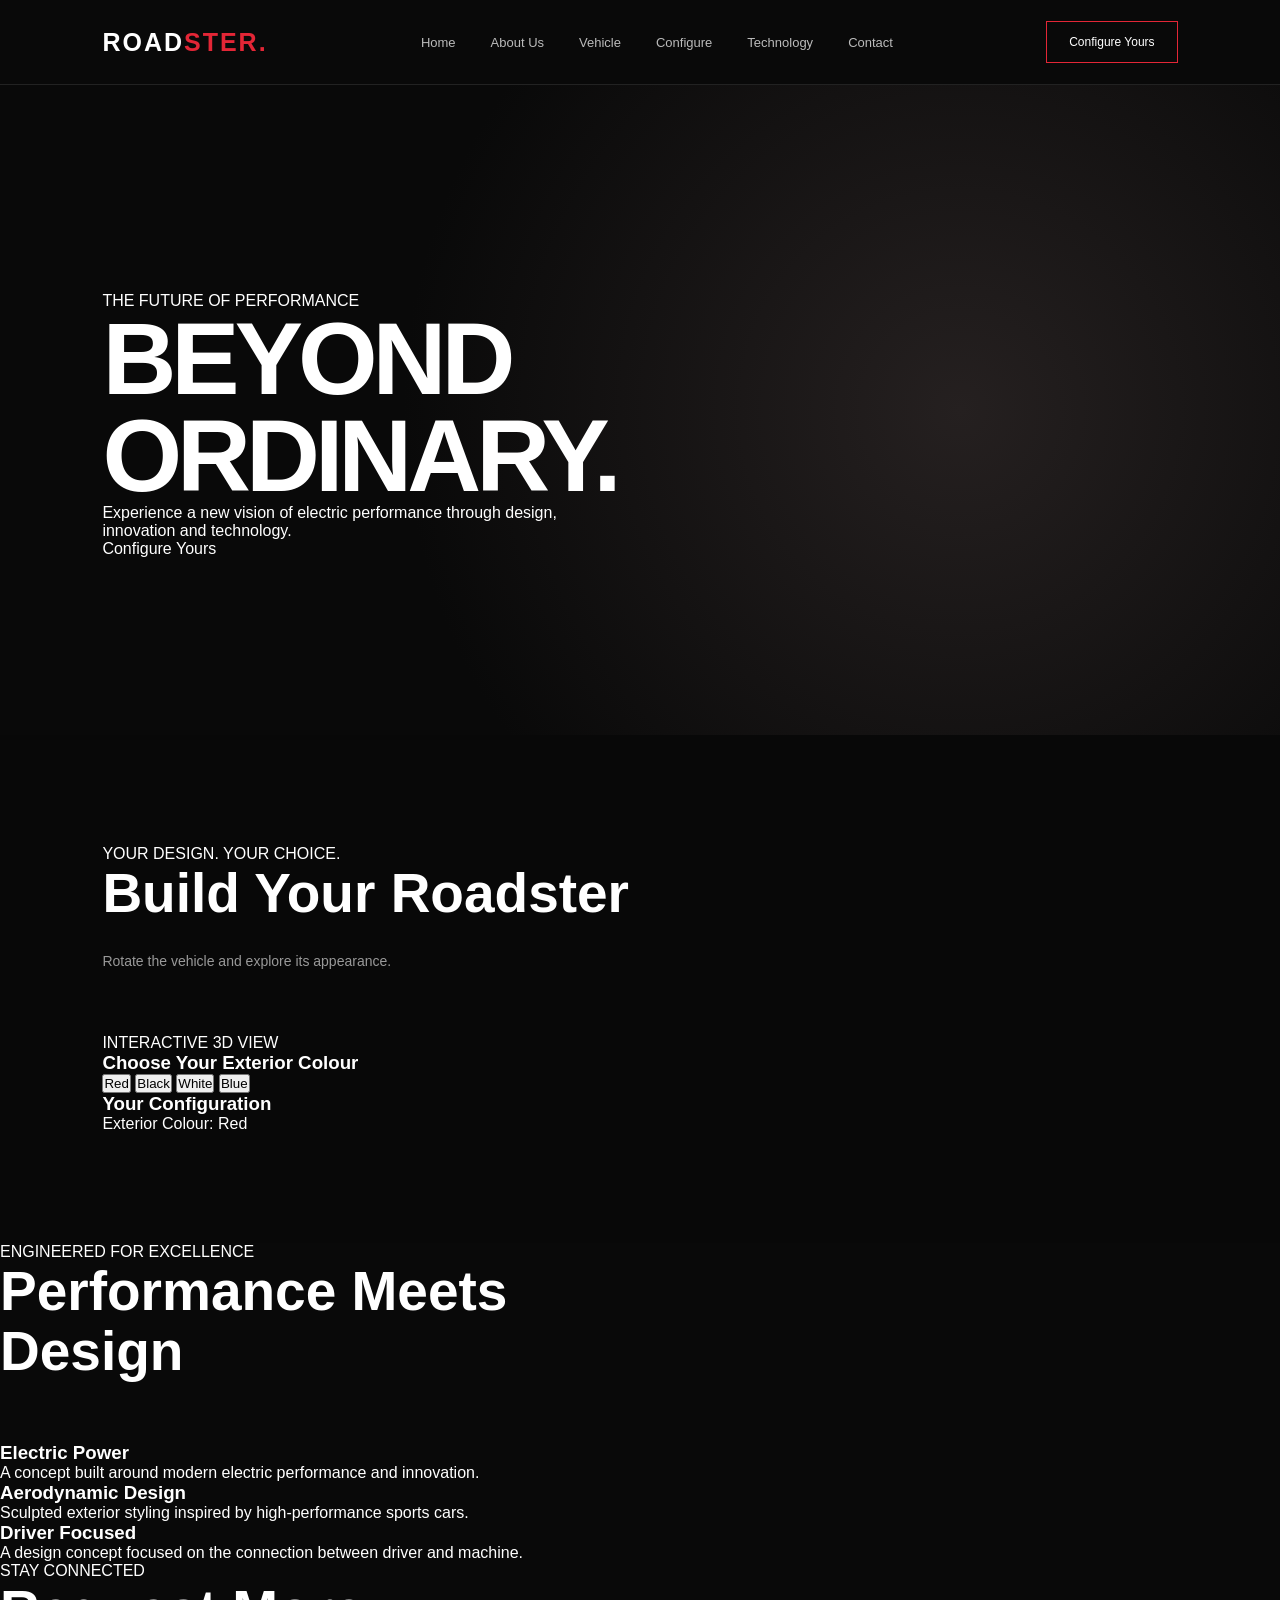
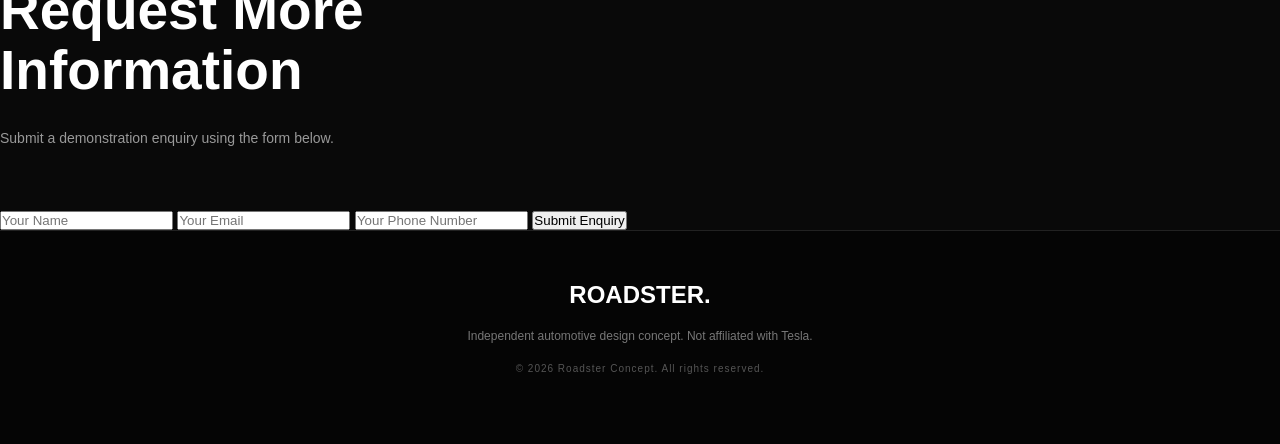
<file: index.html>
<!DOCTYPE html>
<html lang="en">

<head>
    <meta charset="UTF-8">
    <meta name="viewport" content="width=device-width, initial-scale=1.0">

    <title>Roadster | 3D Configurator</title>

    <link rel="stylesheet" href="style.css">

    <script type="importmap">
        {
            "imports": {
                "three": "https://cdn.jsdelivr.net/npm/three@0.160.0/build/three.module.js",
                "three/addons/": "https://cdn.jsdelivr.net/npm/three@0.160.0/examples/jsm/"
            }
        }
    </script>

</head>

<body>

    <!-- NAVIGATION -->

    <header class="navbar">

        <a href="index.html" class="logo">
            ROAD<span>STER.</span>
        </a>
    
        <nav id="navMenu">
            <a href="index.html">Home</a>
            <a href="about.html">About Us</a>
            <a href="#vehicle">Vehicle</a>
            <a href="#configure">Configure</a>
            <a href="#technology">Technology</a>
            <a href="contact.html">Contact</a>
        </nav>
    
        <a href="#configure" class="nav-button">
            Configure Yours
        </a>
    
        <button class="menu-toggle" id="menuToggle">
            ☰
        </button>
    
    </header>


    <!-- HERO SECTION -->

    <section class="hero" id="home">

        <div class="hero-content">

            <p class="tagline">THE FUTURE OF PERFORMANCE</p>

            <h1>BEYOND<br>ORDINARY.</h1>

            <p>
                Experience a new vision of electric performance
                through design, innovation and technology.
            </p>

            <a href="#configure" class="main-button">
                Configure Yours
            </a>

        </div>

    </section>


    <!-- 3D CAR SECTION -->

    <section class="configurator" id="configure">

        <div class="section-heading">

            <p class="tagline">YOUR DESIGN. YOUR CHOICE.</p>

            <h2>Build Your Roadster</h2>

            <p>Rotate the vehicle and explore its appearance.</p>

        </div>


        <div class="car-viewer" id="carViewer">

            <div class="viewer-label">
                INTERACTIVE 3D VIEW
            </div>

        </div>


        <!-- COLOUR OPTIONS -->

        <div class="customization">

            <h3>Choose Your Exterior Colour</h3>

            <div class="color-options">

                <button class="color active"
                    data-color="red">
                    Red
                </button>

                <button class="color"
                    data-color="black">
                    Black
                </button>

                <button class="color"
                    data-color="white">
                    White
                </button>

                <button class="color"
                    data-color="blue">
                    Blue
                </button>

            </div>


            <!-- CONFIGURATION SUMMARY -->

            <div class="configuration-summary">

                <h3>Your Configuration</h3>

                <p id="summaryColor">
                    Exterior Colour: Red
                </p>

            </div>

        </div>

    </section>


    <!-- FEATURES -->

    <section class="features" id="features">

        <div class="section-heading">

            <p class="tagline">ENGINEERED FOR EXCELLENCE</p>

            <h2>Performance Meets Design</h2>

        </div>


        <div class="feature-grid">

            <div class="feature-card">

                <h3>Electric Power</h3>

                <p>
                    A concept built around modern electric
                    performance and innovation.
                </p>

            </div>


            <div class="feature-card">

                <h3>Aerodynamic Design</h3>

                <p>
                    Sculpted exterior styling inspired by
                    high-performance sports cars.
                </p>

            </div>


            <div class="feature-card">

                <h3>Driver Focused</h3>

                <p>
                    A design concept focused on the
                    connection between driver and machine.
                </p>

            </div>

        </div>

    </section>


    <!-- RESERVATION / ENQUIRY -->

    <section class="reservation" id="reservation">

        <div class="section-heading">

            <p class="tagline">STAY CONNECTED</p>

            <h2>Request More Information</h2>

            <p>
                Submit a demonstration enquiry using the form below.
            </p>

        </div>


        <form id="reservationForm">

            <input
                type="text"
                id="name"
                placeholder="Your Name"
                required
            >

            <input
                type="email"
                id="email"
                placeholder="Your Email"
                required
            >

            <input
                type="tel"
                id="phone"
                placeholder="Your Phone Number"
                required
            >

            <button type="submit">
                Submit Enquiry
            </button>

            <p id="formMessage"></p>

        </form>

    </section>


    <!-- FOOTER -->

    <footer>

        <h2>ROADSTER<span>.</span></h2>

        <p>
            Independent automotive design concept.
            Not affiliated with Tesla.
        </p>

        <p class="copyright">
            © 2026 Roadster Concept. All rights reserved.
        </p>

    </footer>


    <script type="module" src="script.js"></script>

</body>

</html>
</file>
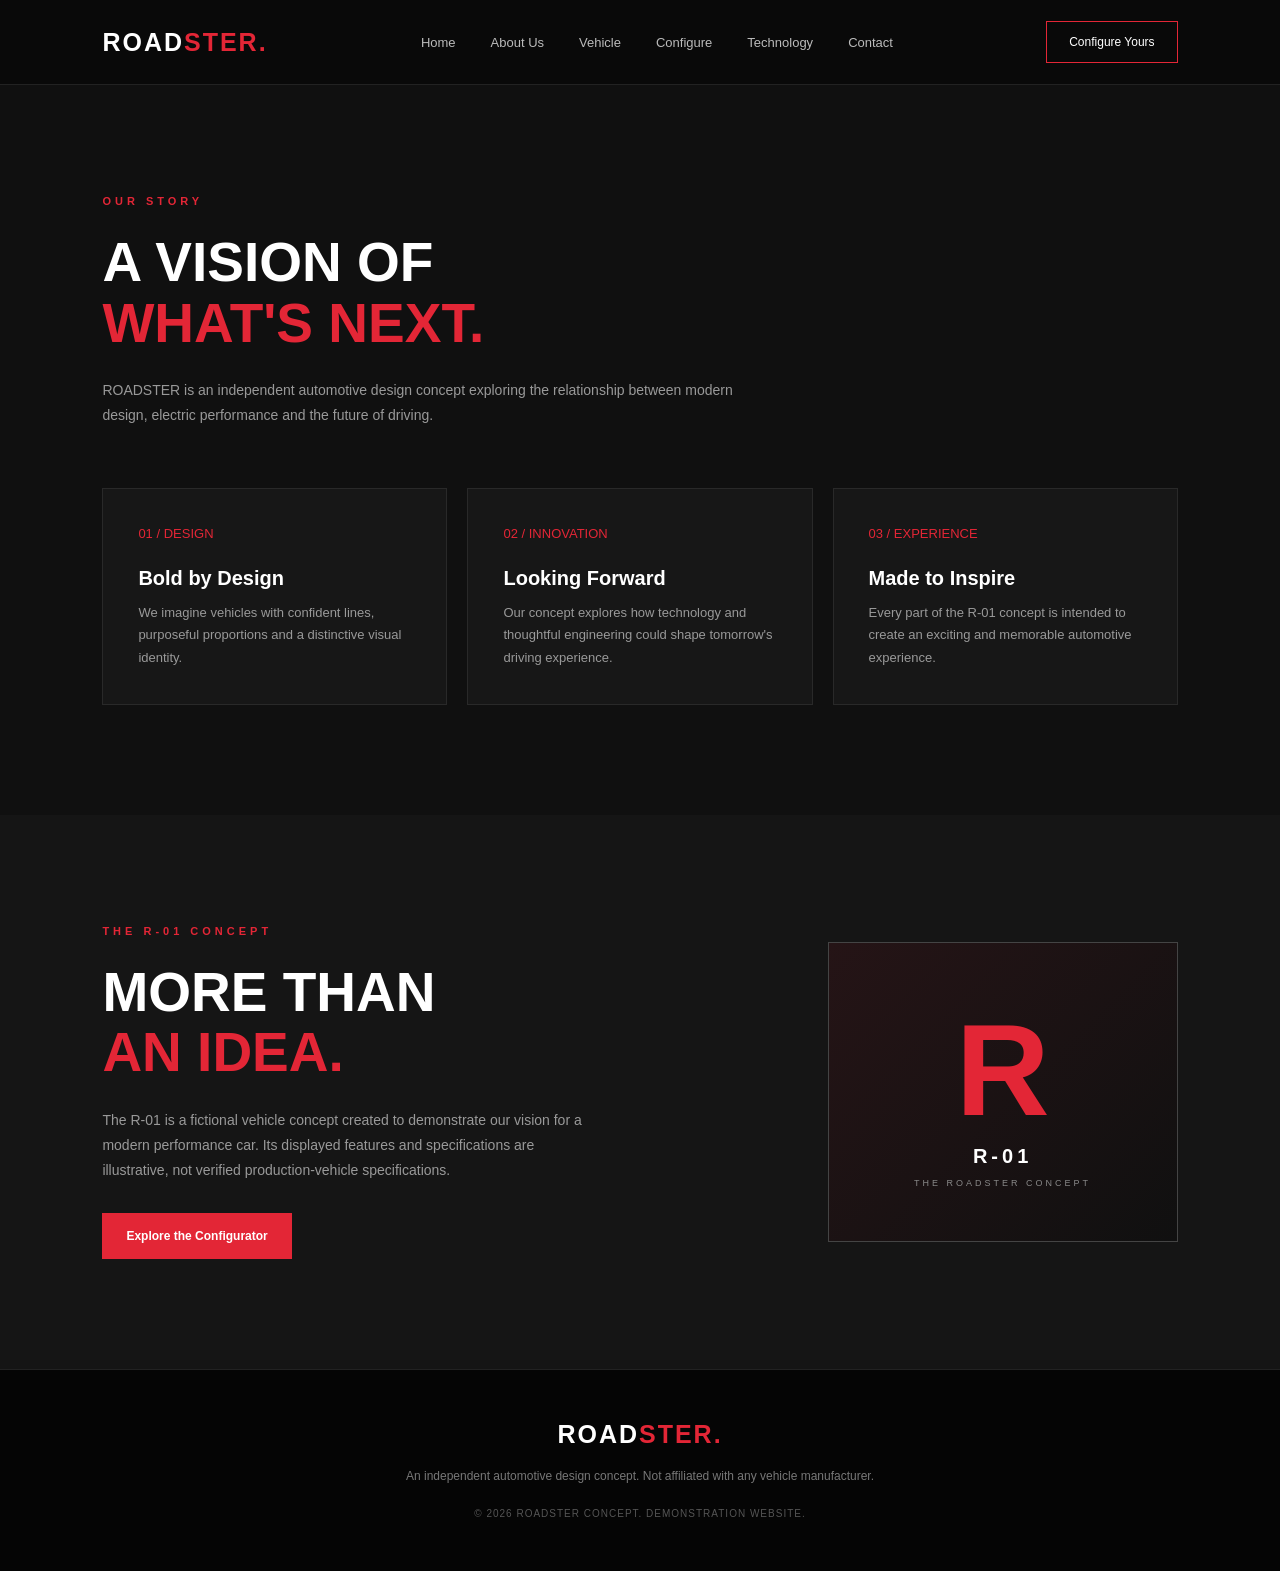
<file: about.html>
<!DOCTYPE html>
<html lang="en">
<head>
    <meta charset="UTF-8">
    <meta name="viewport" content="width=device-width, initial-scale=1.0">
    <title>About | ROADSTER</title>
    <link rel="stylesheet" href="style.css">
</head>

<body>

    
    <header class="navbar">

        <a href="index.html" class="logo">
            ROAD<span>STER.</span>
        </a>
    
        <nav id="navMenu">
            <a href="index.html">Home</a>
            <a href="about.html">About Us</a>
            <a href="index.html#vehicle">Vehicle</a>
            <a href="index.html#configure">Configure</a>
            <a href="index.html#technology">Technology</a>
            <a href="contact.html">Contact</a>
        </nav>
    
        <a href="index.html#configure" class="nav-button">
            Configure Yours
        </a>
    
        <button class="menu-toggle" id="menuToggle">
            ☰
        </button>
    
    </header>

    <main>
        <section class="vehicle-section">
            <div class="section-heading">
                <p class="eyebrow">OUR STORY</p>

                <h2>
                    A VISION OF<br>
                    <span>WHAT'S NEXT.</span>
                </h2>

                <p>
                    ROADSTER is an independent automotive design
                    concept exploring the relationship between
                    modern design, electric performance and
                    the future of driving.
                </p>
            </div>

            <div class="spec-grid">
                <div class="spec-card">
                    <span>01 / DESIGN</span>
                    <h3>Bold by Design</h3>
                    <p>
                        We imagine vehicles with confident lines,
                        purposeful proportions and a distinctive
                        visual identity.
                    </p>
                </div>

                <div class="spec-card">
                    <span>02 / INNOVATION</span>
                    <h3>Looking Forward</h3>
                    <p>
                        Our concept explores how technology
                        and thoughtful engineering could shape
                        tomorrow's driving experience.
                    </p>
                </div>

                <div class="spec-card">
                    <span>03 / EXPERIENCE</span>
                    <h3>Made to Inspire</h3>
                    <p>
                        Every part of the R-01 concept is intended
                        to create an exciting and memorable
                        automotive experience.
                    </p>
                </div>
            </div>
        </section>

        <section class="technology">
            <div class="technology-content">
                <p class="eyebrow">THE R-01 CONCEPT</p>

                <h2>
                    MORE THAN<br>
                    <span>AN IDEA.</span>
                </h2>

                <p>
                    The R-01 is a fictional vehicle concept created
                    to demonstrate our vision for a modern
                    performance car. Its displayed features and
                    specifications are illustrative, not verified
                    production-vehicle specifications.
                </p>

                <a href="index.html#configure" class="primary-button">
                    Explore the Configurator
                </a>
            </div>

            <div class="technology-box">
                <div class="tech-symbol">R</div>
                <p>R-01</p>
                <span>THE ROADSTER CONCEPT</span>
            </div>
        </section>
    </main>

    <footer>
        <a href="index.html" class="logo">ROAD<span>STER.</span></a>

        <p>
            An independent automotive design concept.
            Not affiliated with any vehicle manufacturer.
        </p>

        <span class="copyright">
            © 2026 ROADSTER CONCEPT. DEMONSTRATION WEBSITE.
        </span>
    </footer>
    <script src="script.js"></script>
</body>
</html>
</file>
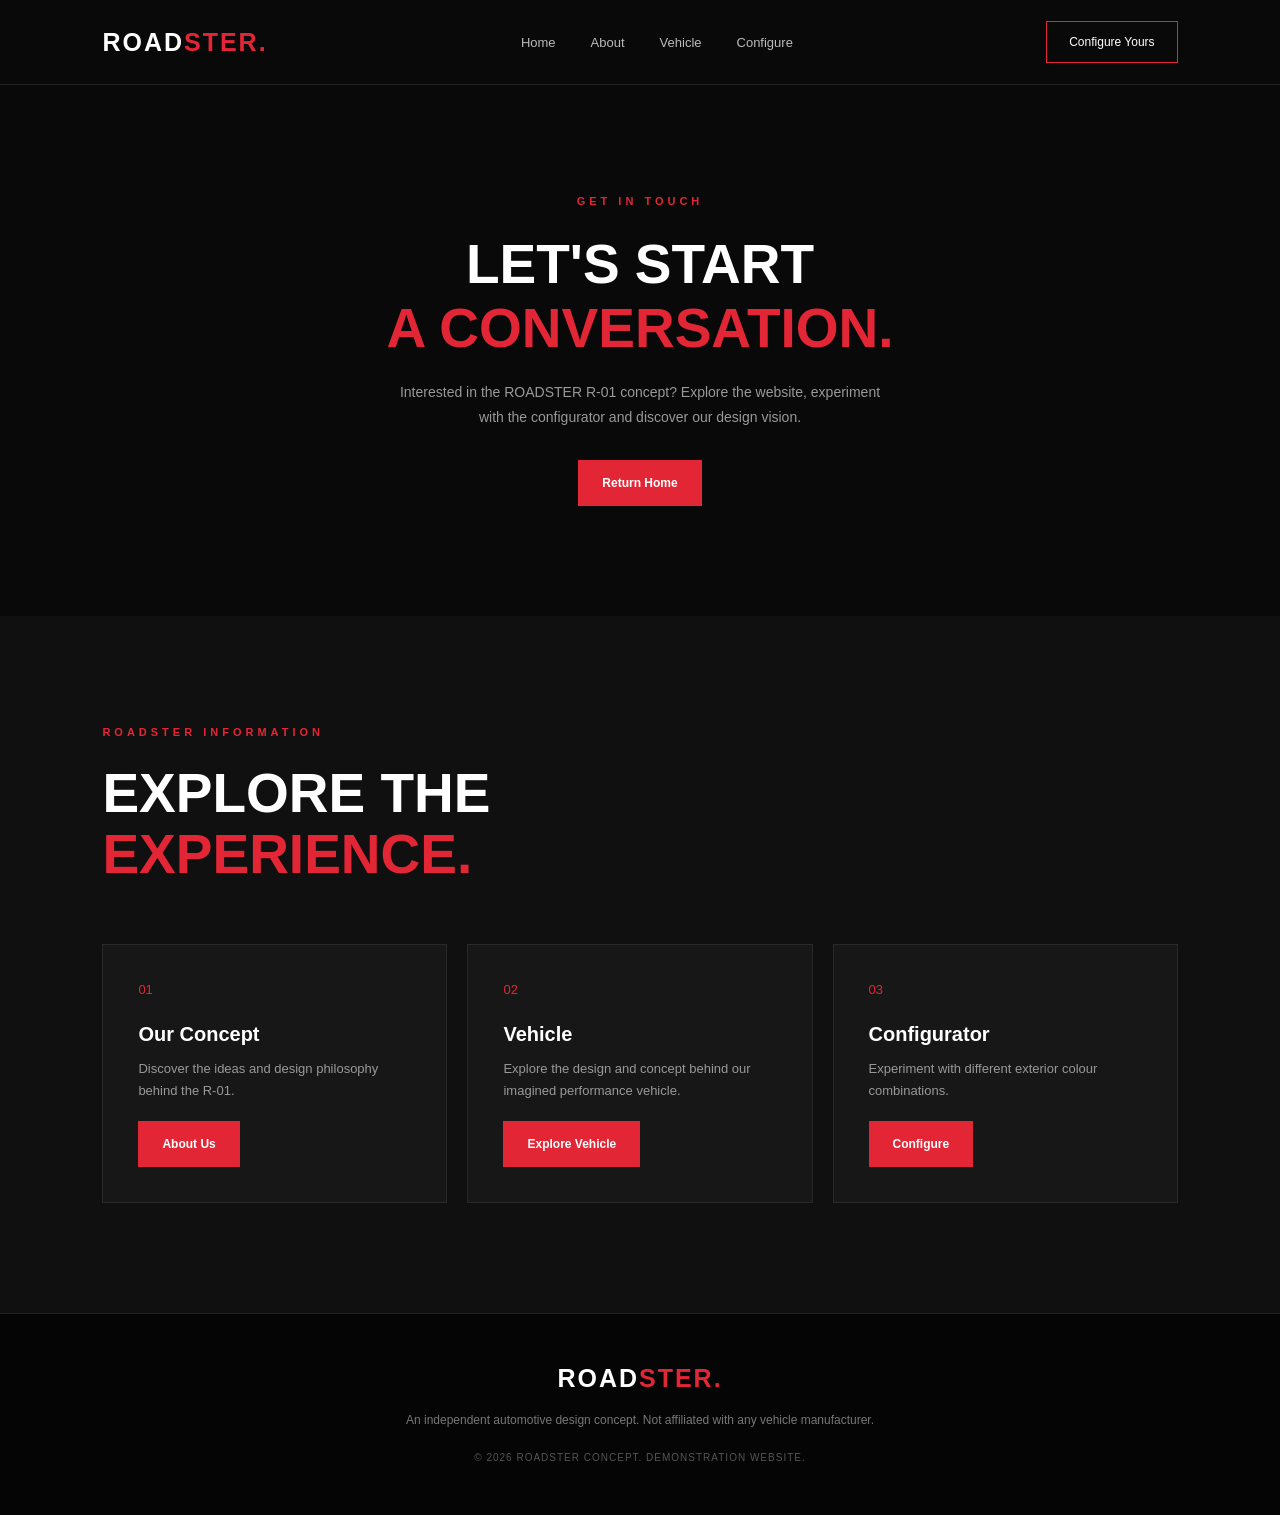
<file: contact.html>
<!DOCTYPE html>
<html lang="en">

<head>
    <meta charset="UTF-8">
    <meta name="viewport" content="width=device-width, initial-scale=1.0">

    <title>Contact | ROADSTER</title>

    <link rel="stylesheet" href="style.css">
</head>

<body>

    <!-- NAVIGATION -->

    <header class="navbar">

        <a href="index.html" class="logo">
            ROAD<span>STER.</span>
        </a>

        <nav>
            <a href="index.html">Home</a>
            <a href="about.html">About</a>
            <a href="index.html#vehicle">Vehicle</a>
            <a href="index.html#configure">Configure</a>
        </nav>

        <a href="index.html#configure" class="nav-button">
            Configure Yours
        </a>

    </header>


    <!-- CONTACT SECTION -->

    <section class="contact">

        <p class="eyebrow">GET IN TOUCH</p>

        <h2>
            LET'S START<br>
            <span style="color:#e32636;">A CONVERSATION.</span>
        </h2>

        <p>
            Interested in the ROADSTER R-01 concept?

            Explore the website, experiment with the
            configurator and discover our design vision.
        </p>

        <a href="index.html" class="primary-button">
            Return Home
        </a>

    </section>


    <!-- CONTACT INFORMATION -->

    <section class="vehicle-section">

        <div class="section-heading">

            <p class="eyebrow">ROADSTER INFORMATION</p>

            <h2>
                EXPLORE THE <span>EXPERIENCE.</span>
            </h2>

        </div>

        <div class="spec-grid">

            <div class="spec-card">

                <span>01</span>

                <h3>Our Concept</h3>

                <p>
                    Discover the ideas and design philosophy
                    behind the R-01.
                </p>

                <br>

                <a href="about.html" class="primary-button">
                    About Us
                </a>

            </div>


            <div class="spec-card">

                <span>02</span>

                <h3>Vehicle</h3>

                <p>
                    Explore the design and concept behind
                    our imagined performance vehicle.
                </p>

                <br>

                <a href="index.html#vehicle" class="primary-button">
                    Explore Vehicle
                </a>

            </div>


            <div class="spec-card">

                <span>03</span>

                <h3>Configurator</h3>

                <p>
                    Experiment with different exterior
                    colour combinations.
                </p>

                <br>

                <a href="index.html#configure" class="primary-button">
                    Configure
                </a>

            </div>

        </div>

    </section>


    <!-- FOOTER -->

    <footer>

        <a href="index.html" class="logo">
            ROAD<span>STER.</span>
        </a>

        <p>
            An independent automotive design concept.
            Not affiliated with any vehicle manufacturer.
        </p>

        <span class="copyright">
            © 2026 ROADSTER CONCEPT. DEMONSTRATION WEBSITE.
        </span>

    </footer>

</body>

</html>
</file>
<file: style.css>
* {
    margin: 0;
    padding: 0;
    box-sizing: border-box;
}

html {
    scroll-behavior: smooth;
}

body {
    background: #090909;
    color: white;
    font-family: Arial, sans-serif;
    overflow-x: hidden;
}

a {
    text-decoration: none;
    color: inherit;
}

button {
    font-family: inherit;
}

/* NAVIGATION */

.navbar {
    width: 100%;
    min-height: 85px;
    padding: 0 8%;
    display: flex;
    align-items: center;
    justify-content: space-between;
    background: #090909;
    border-bottom: 1px solid #222;
    position: sticky;
    top: 0;
    z-index: 100;
}

.logo {
    font-size: 25px;
    font-weight: 900;
    letter-spacing: 2px;
}

.logo span {
    color: #e32636;
}

.navbar nav {
    display: flex;
    gap: 35px;
}

.navbar nav a {
    font-size: 13px;
    color: #bbb;
    transition: 0.3s;
}

.navbar nav a:hover {
    color: #e32636;
}

.nav-button {
    padding: 13px 22px;
    border: 1px solid #e32636;
    font-size: 12px;
    transition: 0.3s;
}

.nav-button:hover {
    background: #e32636;
}

.menu-toggle {
    display: none;
    background: transparent;
    color: white;
    border: none;
    font-size: 27px;
    cursor: pointer;
}

/* HERO */

.hero {
    min-height: 650px;
    padding: 100px 8% 70px;
    display: flex;
    align-items: center;
    justify-content: space-between;
    gap: 35px;
    background:
        radial-gradient(circle at 75% 50%, #252020 0%, #090909 55%);
}

.hero-content {
    max-width: 490px;
}

.eyebrow {
    color: #e32636;
    font-size: 11px;
    font-weight: bold;
    letter-spacing: 4px;
    margin-bottom: 25px;
}

.hero h1 {
    font-size: clamp(65px, 8vw, 105px);
    line-height: 0.95;
    font-weight: 900;
    letter-spacing: -5px;
}

.hero h1 span,
.section-heading h2 span,
.config-header h2 span,
.technology h2 span {
    color: #e32636;
}

.hero-description {
    color: #aaa;
    line-height: 1.8;
    font-size: 14px;
    margin: 30px 0;
    max-width: 420px;
}

.hero-buttons {
    display: flex;
    align-items: center;
    gap: 15px;
    flex-wrap: wrap;
}

.primary-button,
.secondary-button {
    display: inline-block;
    padding: 16px 24px;
    font-size: 12px;
    font-weight: bold;
    transition: 0.3s;
}

.primary-button {
    background: #e32636;
    color: white;
}

.primary-button:hover {
    background: #ad1522;
    transform: translateY(-3px);
}

.secondary-button {
    border: 1px solid #555;
}

.secondary-button:hover {
    border-color: #e32636;
}

.hero-visual {
    width: 55%;
    max-width: 700px;
}

.visual-label,
.visual-caption {
    display: flex;
    justify-content: space-between;
    color: #aaa;
    font-size: 10px;
    letter-spacing: 2px;
}

.visual-label span {
    color: #e32636;
    font-weight: bold;
}

.car-illustration {
    width: 100%;
    margin: 20px 0;
    overflow: visible;
}

/* VEHICLE SECTION */

.vehicle-section {
    padding: 110px 8%;
    background: #101010;
}

.section-heading {
    max-width: 650px;
    margin-bottom: 60px;
}

.section-heading h2,
.config-header h2,
.technology h2 {
    font-size: clamp(35px, 5vw, 55px);
    line-height: 1.1;
    margin-bottom: 25px;
}

.section-heading > p:last-child,
.config-header > p:last-child {
    color: #999;
    line-height: 1.8;
    font-size: 14px;
}

.spec-grid {
    display: grid;
    grid-template-columns: repeat(3, 1fr);
    gap: 20px;
}

.spec-card {
    padding: 35px;
    background: #171717;
    border: 1px solid #292929;
    transition: 0.3s;
}

.spec-card:hover {
    border-color: #e32636;
    transform: translateY(-5px);
}

.spec-card span {
    color: #e32636;
    font-size: 13px;
}

.spec-card h3 {
    margin: 25px 0 12px;
    font-size: 20px;
}

.spec-card p {
    color: #999;
    line-height: 1.7;
    font-size: 13px;
}

/* CONFIGURATOR */

.configurator {
    padding: 110px 8%;
    background: #080808;
}

.config-header {
    margin-bottom: 60px;
}

.config-layout {
    display: grid;
    grid-template-columns: 1.6fr 0.8fr;
    gap: 45px;
    align-items: center;
}

.config-car {
    background: #151515;
    padding: 25px;
    border: 1px solid #292929;
}

.config-top,
.config-bottom {
    display: flex;
    justify-content: space-between;
    gap: 15px;
    font-size: 10px;
    letter-spacing: 2px;
    color: #999;
}

.config-illustration {
    width: 100%;
    margin: 40px 0;
}

#configCarBody {
    transition: fill 0.4s ease;
}

.config-options h3 {
    font-size: 23px;
    margin-bottom: 12px;
}

.config-options > p {
    color: #999;
    font-size: 13px;
    margin-bottom: 30px;
}

.colour-options {
    display: flex;
    flex-direction: column;
    gap: 12px;
}

.colour-button {
    background: #151515;
    border: 1px solid #333;
    color: white;
    padding: 15px;
    text-align: left;
    display: flex;
    align-items: center;
    gap: 15px;
    cursor: pointer;
    transition: 0.3s;
}

.colour-button:hover,
.colour-button.active {
    border-color: #e32636;
    background: #201516;
}

.colour-dot {
    width: 22px;
    height: 22px;
    border-radius: 50%;
    border: 2px solid #777;
}

.red {
    background: #c62828;
}

.white {
    background: #e8e8e8;
}

.black {
    background: #151515;
}

.blue {
    background: #174b91;
}

.selection-summary {
    padding: 25px 0;
    margin: 30px 0;
    border-top: 1px solid #333;
    border-bottom: 1px solid #333;
}

.selection-summary p {
    color: #999;
    font-size: 10px;
    letter-spacing: 2px;
    margin-bottom: 10px;
}

.selection-summary h3 {
    color: #e32636;
}

.selection-summary small {
    color: #777;
}

.full-button {
    text-align: center;
    width: 100%;
}

/* TECHNOLOGY */

.technology {
    padding: 110px 8%;
    background: #151515;
    display: flex;
    justify-content: space-between;
    align-items: center;
    gap: 50px;
}

.technology-content {
    max-width: 500px;
}

.technology-content > p:not(.eyebrow) {
    color: #999;
    line-height: 1.8;
    font-size: 14px;
    margin: 25px 0 30px;
}

.technology-box {
    width: 350px;
    height: 300px;
    border: 1px solid #444;
    background: linear-gradient(135deg, #251416, #101010);
    display: flex;
    flex-direction: column;
    justify-content: center;
    align-items: center;
}

.tech-symbol {
    font-size: 130px;
    font-weight: 900;
    color: #e32636;
}

.technology-box p {
    font-size: 20px;
    font-weight: bold;
    letter-spacing: 4px;
}

.technology-box span {
    margin-top: 10px;
    font-size: 9px;
    color: #888;
    letter-spacing: 3px;
}

/* CONTACT */

.contact {
    text-align: center;
    padding: 110px 8%;
}

.contact h2 {
    font-size: clamp(35px, 5vw, 55px);
    margin-bottom: 20px;
}

.contact > p:not(.eyebrow) {
    color: #999;
    line-height: 1.8;
    font-size: 14px;
    max-width: 500px;
    margin: 0 auto 30px;
}

/* FOOTER */

footer {
    padding: 50px 8%;
    background: #050505;
    border-top: 1px solid #222;
    text-align: center;
}

footer p {
    color: #777;
    font-size: 12px;
    margin: 20px 0;
}

.copyright {
    color: #555;
    font-size: 10px;
    letter-spacing: 1px;
}

/* MOBILE */

@media (max-width: 900px) {

    .navbar {
        padding: 0 5%;
    }

    .navbar nav {
        gap: 15px;
    }

    .nav-button {
        display: none;
    }

    .hero {
        padding: 80px 5%;
        flex-direction: column;
        align-items: flex-start;
    }

    .hero-visual {
        width: 100%;
    }

    .config-layout {
        grid-template-columns: 1fr;
    }

    .technology {
        flex-direction: column;
        align-items: flex-start;
    }

}

@media (max-width: 600px) {

    .navbar {
        min-height: 75px;
    }

    .menu-toggle {
        display: block;
    }

    .navbar nav {
        display: none;
        position: absolute;
        top: 75px;
        left: 0;
        width: 100%;
        background: #101010;
        padding: 25px;
        flex-direction: column;
        border-bottom: 1px solid #333;
    }

    .navbar nav.show {
        display: flex;
    }

    .hero {
        min-height: auto;
        padding-top: 75px;
    }

    .hero h1 {
        letter-spacing: -3px;
    }

    .spec-grid {
        grid-template-columns: 1fr;
    }

    .vehicle-section,
    .configurator,
    .technology,
    .contact {
        padding: 75px 6%;
    }

    .config-car {
        padding: 15px;
    }

    .technology-box {
        width: 100%;
    }

    .config-top,
    .config-bottom {
        font-size: 8px;
    }

}
/* WEBSITE LOADING ANIMATION */

.loader {
    position: fixed;
    inset: 0;
    background: #090909;
    display: flex;
    flex-direction: column;
    justify-content: center;
    align-items: center;
    z-index: 9999;
    transition: opacity 0.6s ease, visibility 0.6s ease;
}

.loader h1 {
    font-size: 40px;
    letter-spacing: 4px;
}

.loader h1 span {
    color: #e32636;
}

.loader p {
    margin-top: 15px;
    color: #888;
    font-size: 10px;
    letter-spacing: 3px;
}

.loader.hide {
    opacity: 0;
    visibility: hidden;
}
</file>
